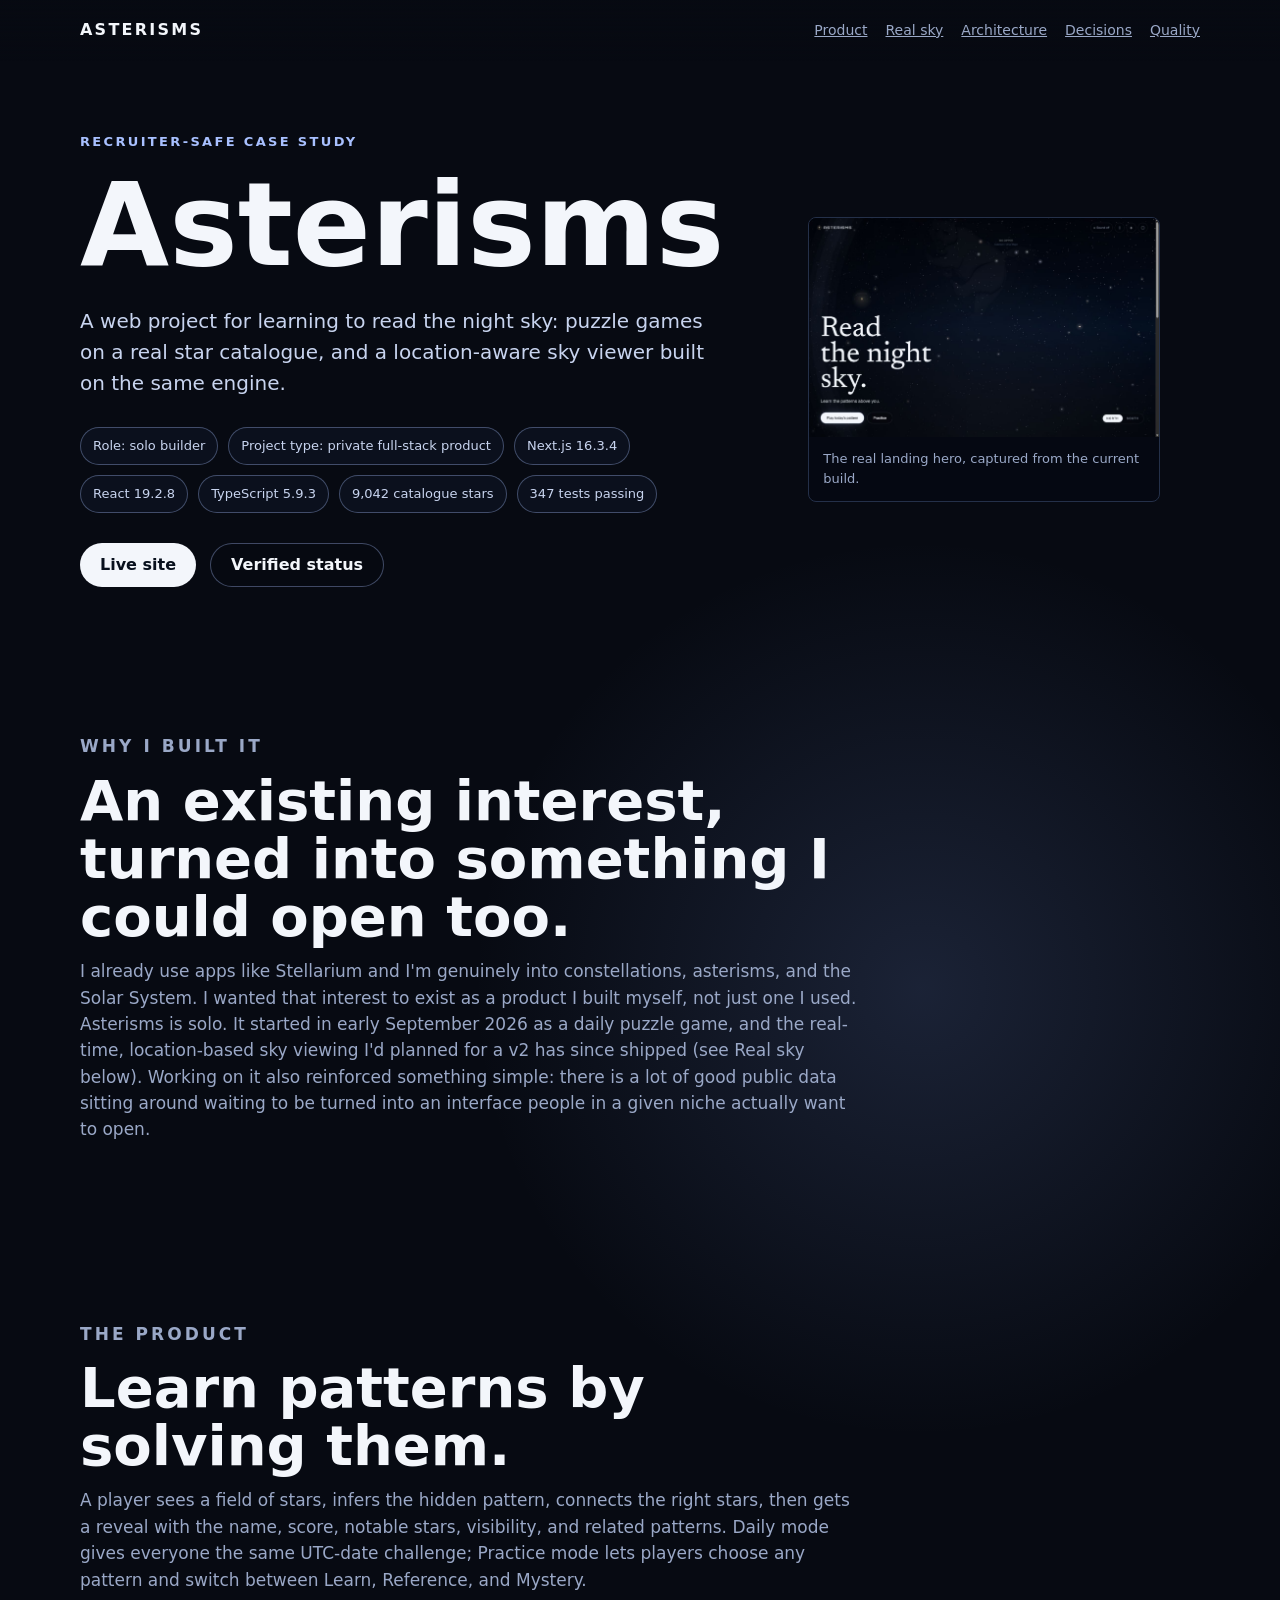
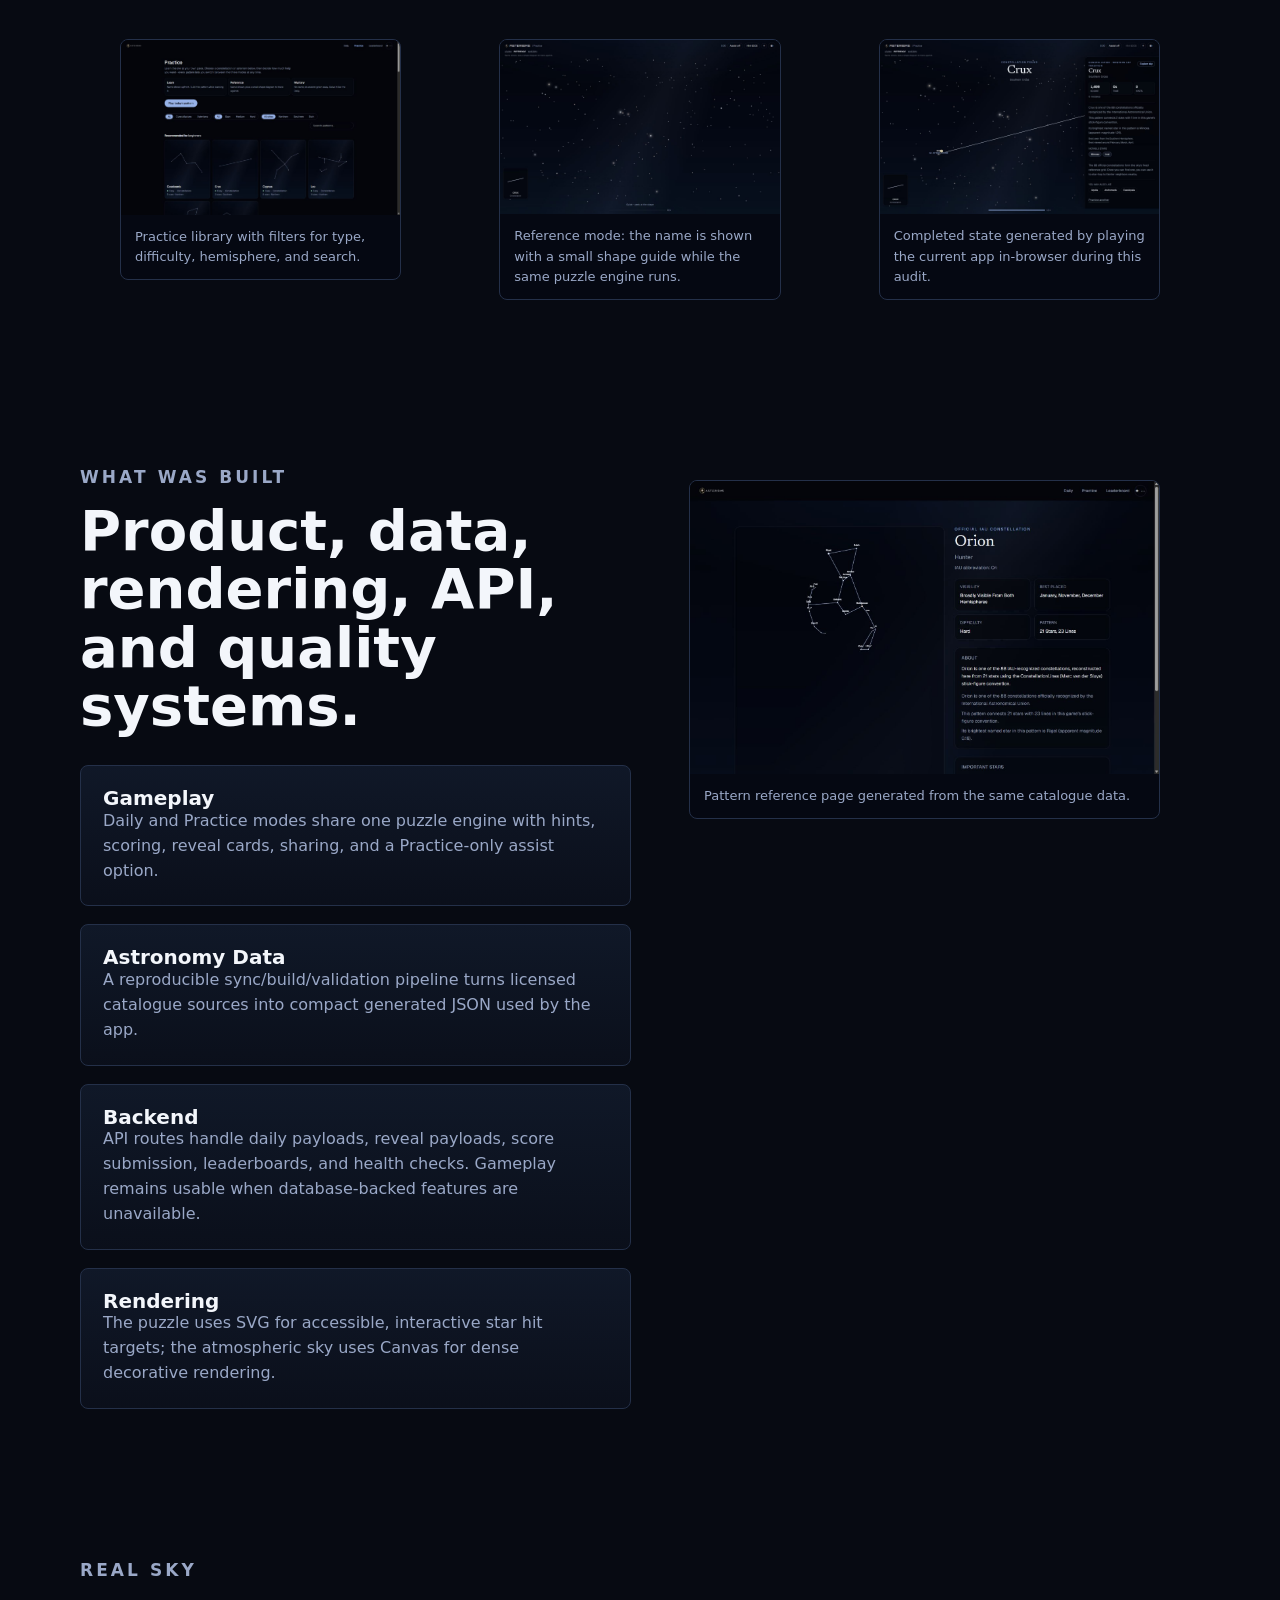
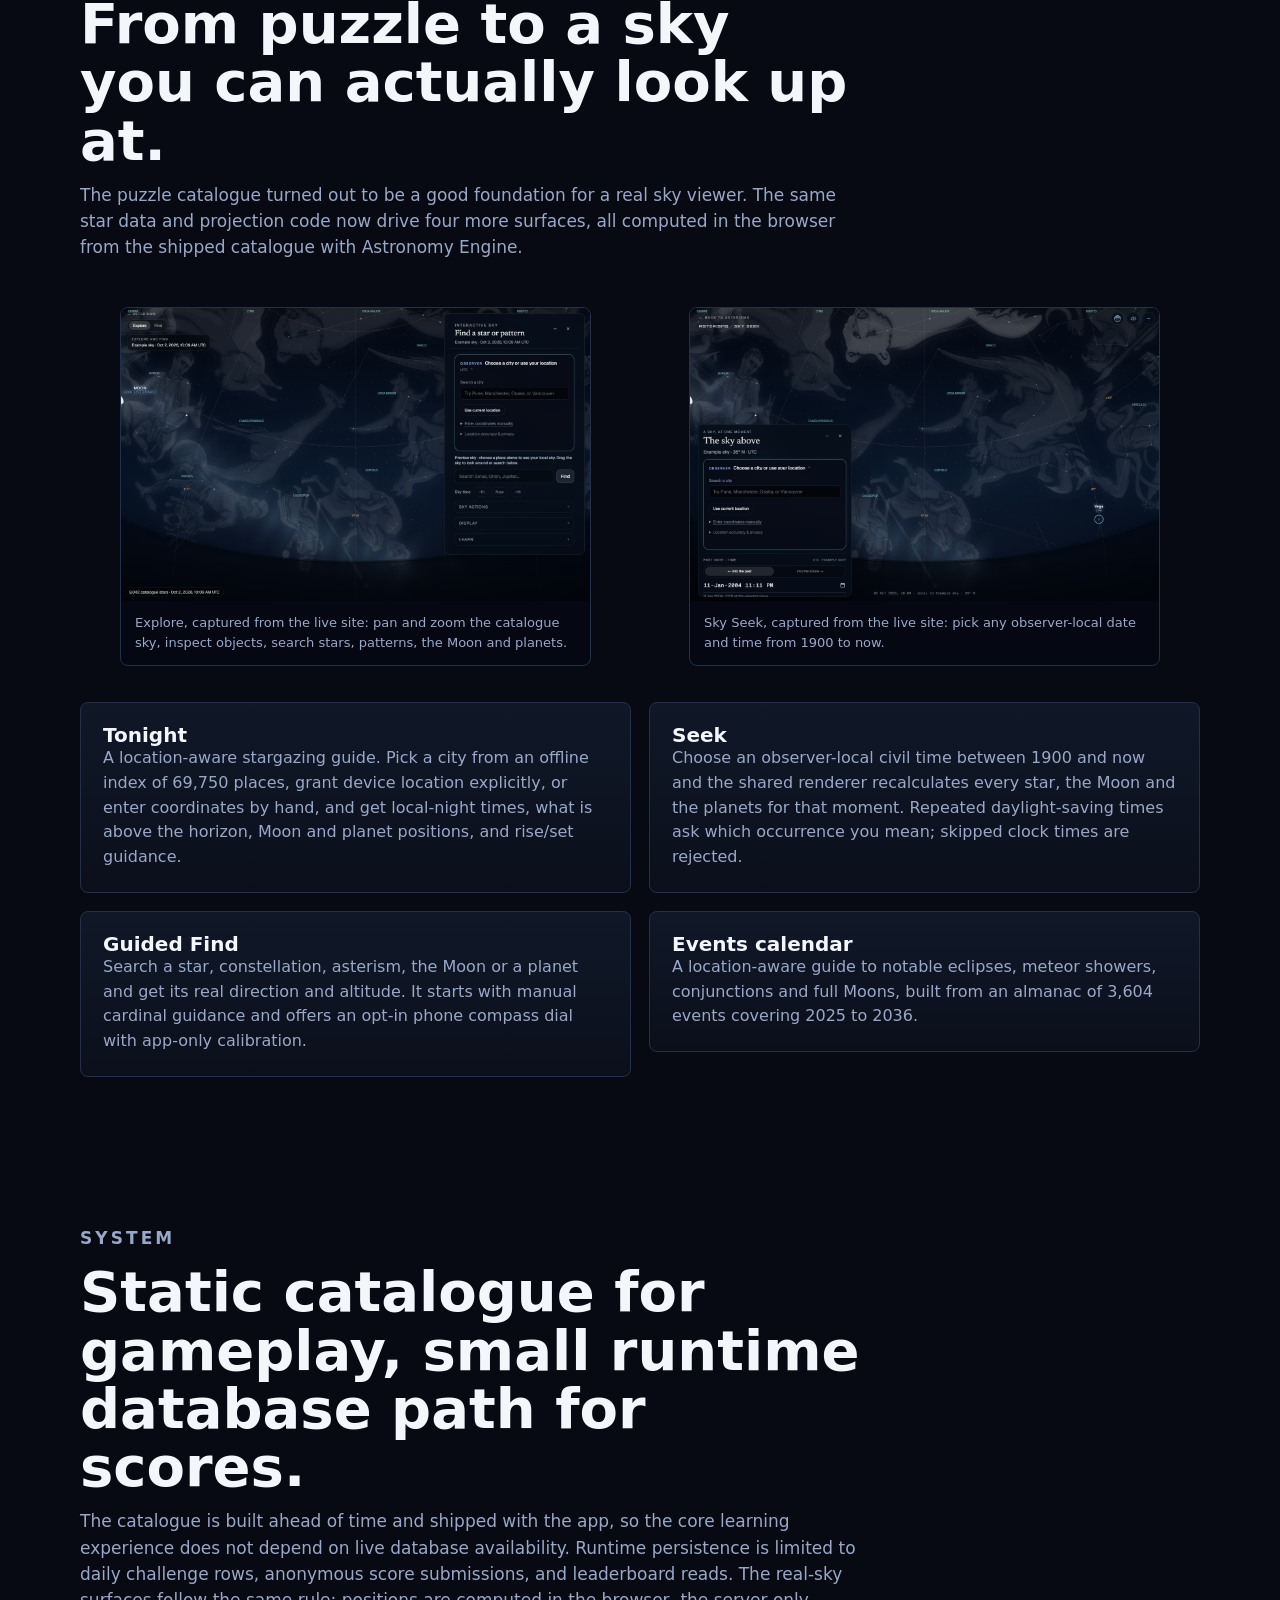
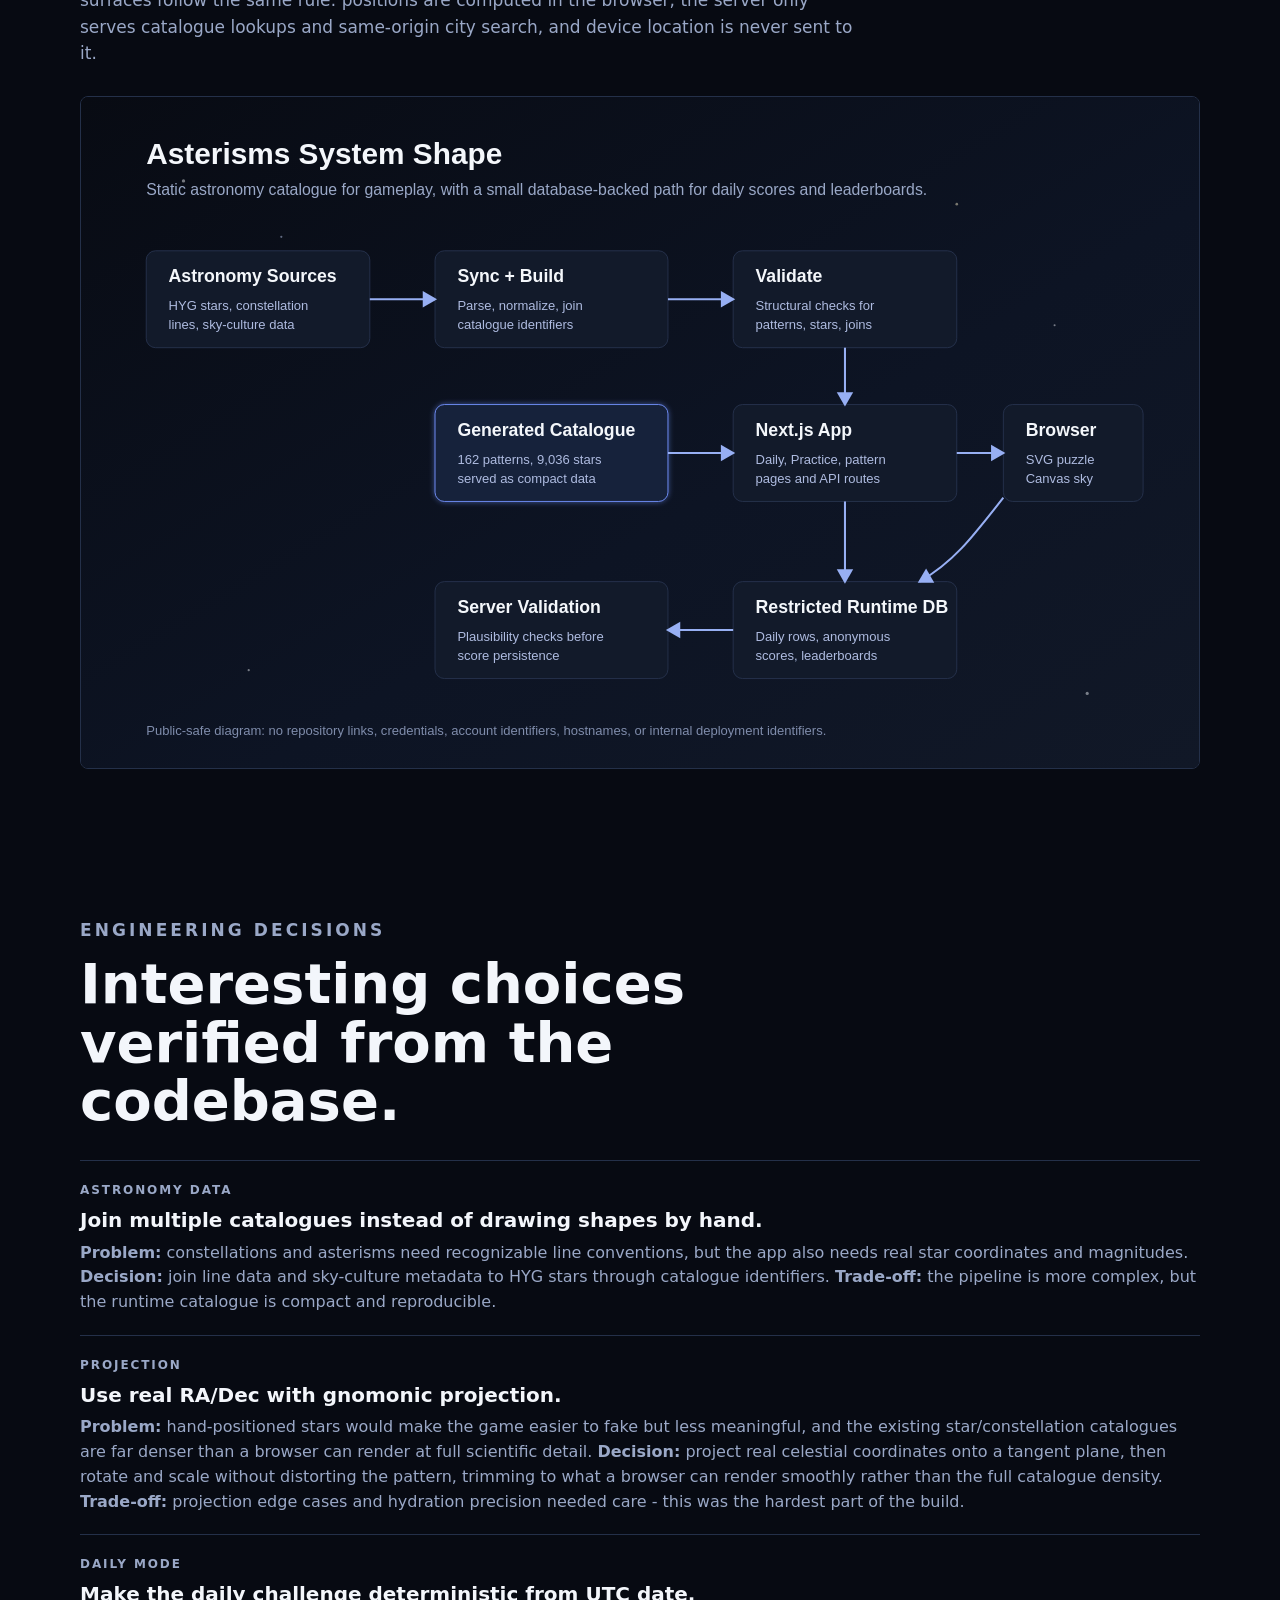
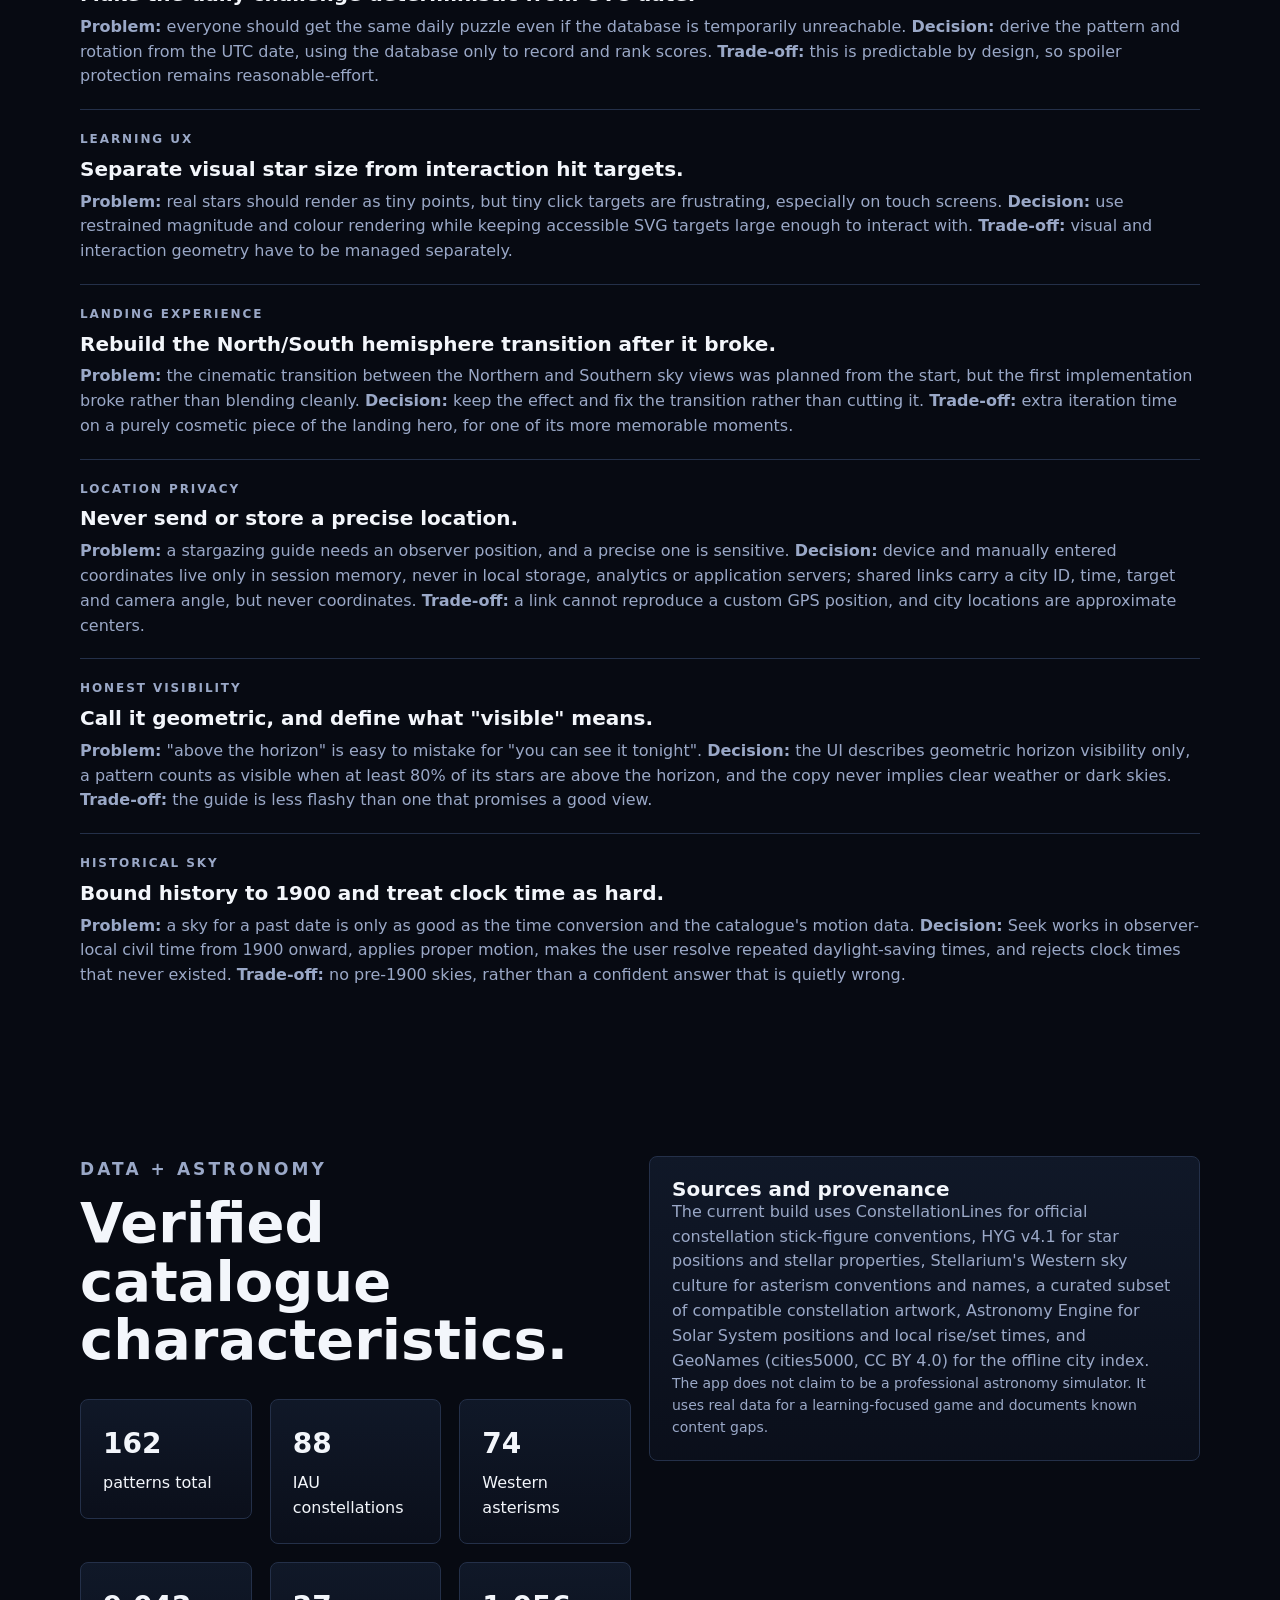
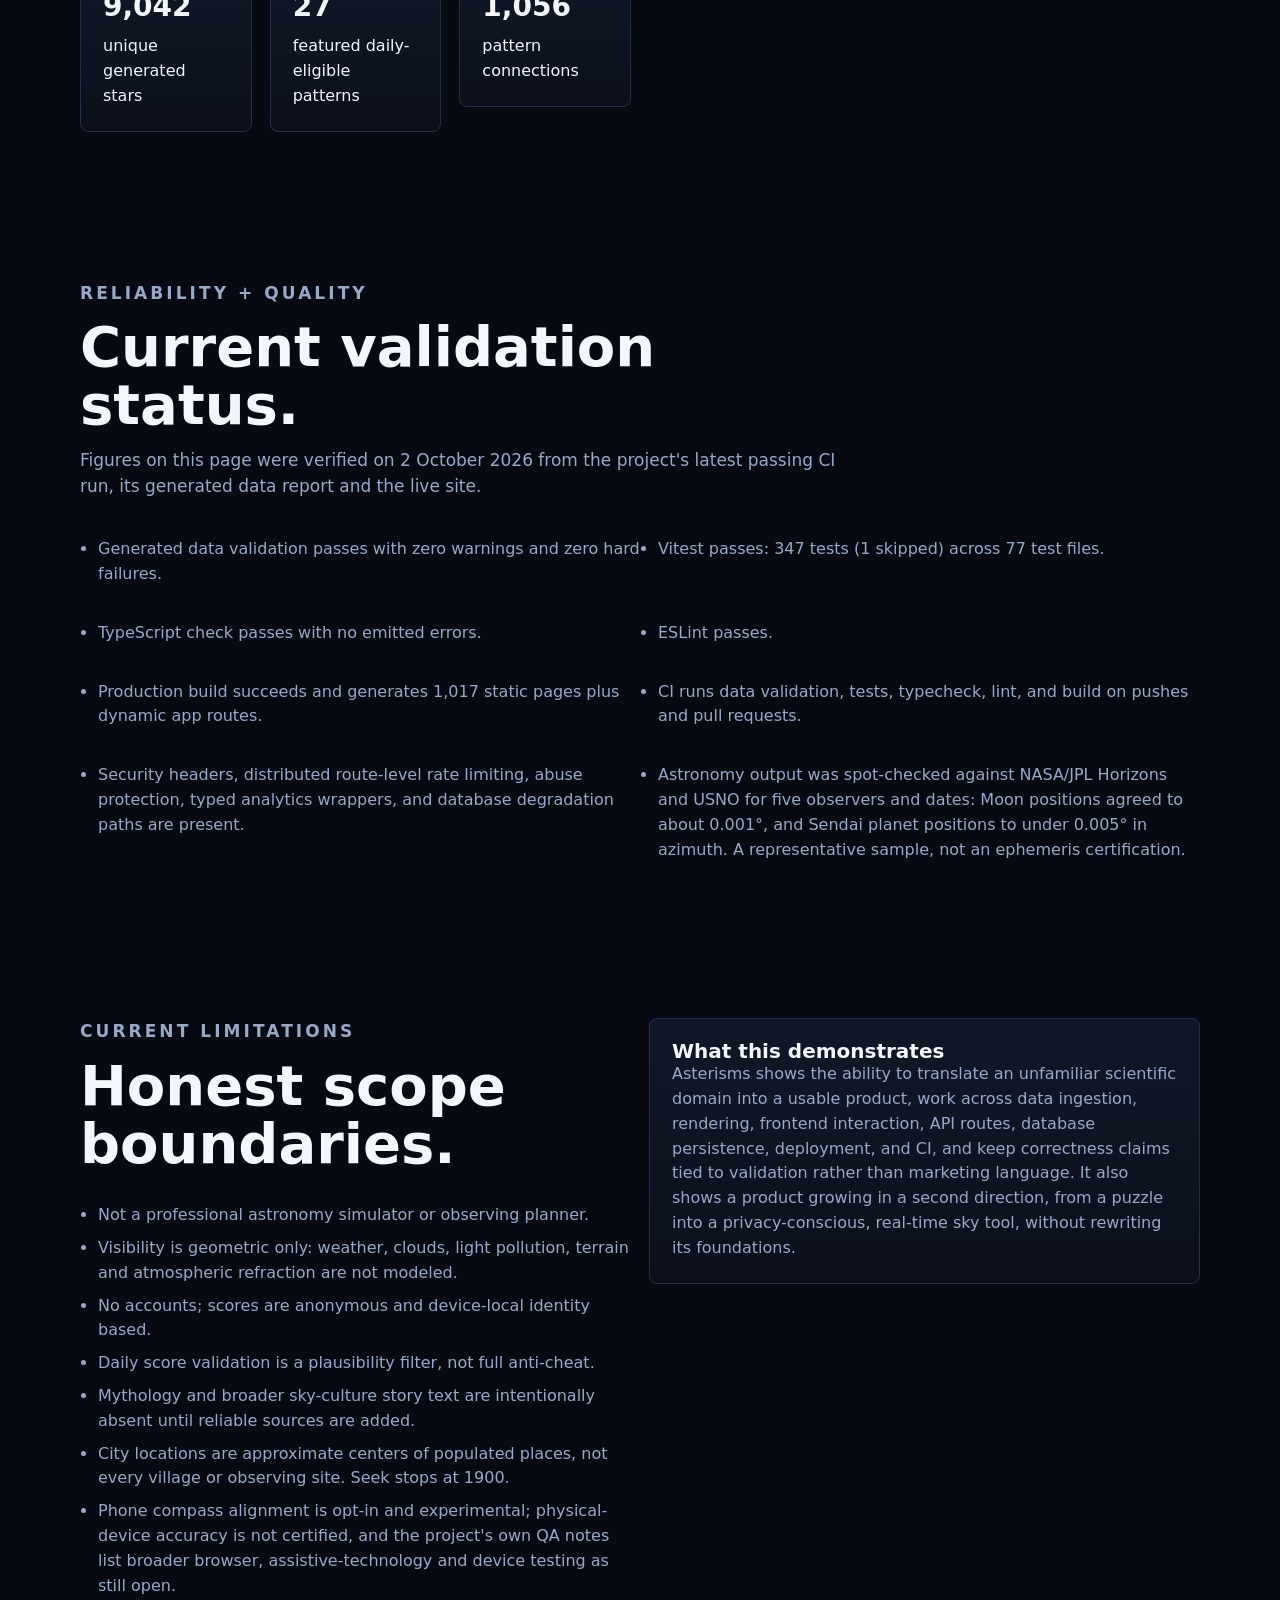
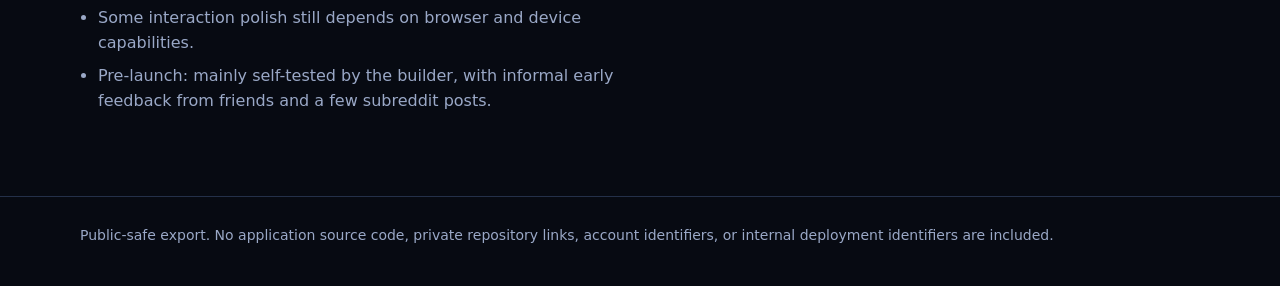
<file: index.html>
<!doctype html>
<html lang="en">
  <head>
    <meta charset="utf-8" />
    <meta name="viewport" content="width=device-width, initial-scale=1" />
    <title>Asterisms Case Study</title>
    <meta name="description" content="A public, recruiter-safe engineering case study for Asterisms." />
    <link rel="stylesheet" href="styles.css" />
  </head>
  <body>
    <header class="nav" aria-label="Case study navigation">
      <div class="wrap nav-inner">
        <div class="brand">Asterisms</div>
        <nav class="nav-links">
          <a href="#product">Product</a>
          <a href="#sky">Real sky</a>
          <a href="#architecture">Architecture</a>
          <a href="#decisions">Decisions</a>
          <a href="#quality">Quality</a>
        </nav>
      </div>
    </header>

    <main>
      <section class="hero">
        <div class="wrap hero-grid">
          <div class="hero-copy">
            <p class="eyebrow">Recruiter-safe case study</p>
            <h1>Asterisms</h1>
            <p class="lead">A web project for learning to read the night sky: puzzle games on a real star catalogue, and a location-aware sky viewer built on the same engine.</p>
            <div class="hero-meta">
              <span class="pill">Role: solo builder</span>
              <span class="pill">Project type: private full-stack product</span>
              <span class="pill">Next.js 16.3.4</span>
              <span class="pill">React 19.2.8</span>
              <span class="pill">TypeScript 5.9.3</span>
              <span class="pill">9,042 catalogue stars</span>
              <span class="pill">347 tests passing</span>
            </div>
            <div class="cta-row">
              <a class="button" href="https://asterisms.space">Live site</a>
              <a class="button secondary" href="#quality">Verified status</a>
            </div>
          </div>
          <figure class="shot hero-shot">
            <img src="assets/screenshots/landing-1440.png" alt="The real Asterisms landing hero, showing a constellation, a live Jupiter marker, and the North/South toggle" />
            <figcaption>The real landing hero, captured from the current build.</figcaption>
          </figure>
        </div>
      </section>

      <section id="why">
        <div class="wrap">
          <div class="section-head">
            <p class="eyebrow">Why I Built It</p>
            <h2>An existing interest, turned into something I could open too.</h2>
            <p>I already use apps like Stellarium and I'm genuinely into constellations, asterisms, and the Solar System. I wanted that interest to exist as a product I built myself, not just one I used. Asterisms is solo. It started in early September 2026 as a daily puzzle game, and the real-time, location-based sky viewing I'd planned for a v2 has since shipped (see Real sky below). Working on it also reinforced something simple: there is a lot of good public data sitting around waiting to be turned into an interface people in a given niche actually want to open.</p>
          </div>
        </div>
      </section>

      <section id="product">
        <div class="wrap">
          <div class="section-head">
            <p class="eyebrow">The Product</p>
            <h2>Learn patterns by solving them.</h2>
            <p>A player sees a field of stars, infers the hidden pattern, connects the right stars, then gets a reveal with the name, score, notable stars, visibility, and related patterns. Daily mode gives everyone the same UTC-date challenge; Practice mode lets players choose any pattern and switch between Learn, Reference, and Mystery.</p>
          </div>

          <div class="grid three">
            <figure class="shot">
              <img src="assets/screenshots/practice-library-1440.png" alt="Practice library with filters and constellation cards" />
              <figcaption>Practice library with filters for type, difficulty, hemisphere, and search.</figcaption>
            </figure>
            <figure class="shot">
              <img src="assets/screenshots/puzzle-reference-crux-1440.png" alt="Reference mode puzzle with real star field" />
              <figcaption>Reference mode: the name is shown with a small shape guide while the same puzzle engine runs.</figcaption>
            </figure>
            <figure class="shot">
              <img src="assets/screenshots/completed-crux-1440.png" alt="Completed puzzle reveal with score and astronomy details" />
              <figcaption>Completed state generated by playing the current app in-browser during this audit.</figcaption>
            </figure>
          </div>
        </div>
      </section>

      <section>
        <div class="wrap grid two">
          <div>
            <div class="section-head">
              <p class="eyebrow">What Was Built</p>
              <h2>Product, data, rendering, API, and quality systems.</h2>
            </div>
            <div class="grid">
              <div class="card"><h3>Gameplay</h3><p>Daily and Practice modes share one puzzle engine with hints, scoring, reveal cards, sharing, and a Practice-only assist option.</p></div>
              <div class="card"><h3>Astronomy Data</h3><p>A reproducible sync/build/validation pipeline turns licensed catalogue sources into compact generated JSON used by the app.</p></div>
              <div class="card"><h3>Backend</h3><p>API routes handle daily payloads, reveal payloads, score submission, leaderboards, and health checks. Gameplay remains usable when database-backed features are unavailable.</p></div>
              <div class="card"><h3>Rendering</h3><p>The puzzle uses SVG for accessible, interactive star hit targets; the atmospheric sky uses Canvas for dense decorative rendering.</p></div>
            </div>
          </div>
          <figure class="shot">
            <img src="assets/screenshots/star-info-orion-1440.png" alt="Orion reference page with a projected star diagram and pattern details" />
            <figcaption>Pattern reference page generated from the same catalogue data.</figcaption>
          </figure>
        </div>
      </section>

      <section id="sky">
        <div class="wrap">
          <div class="section-head">
            <p class="eyebrow">Real sky</p>
            <h2>From puzzle to a sky you can actually look up at.</h2>
            <p>The puzzle catalogue turned out to be a good foundation for a real sky viewer. The same star data and projection code now drive four more surfaces, all computed in the browser from the shipped catalogue with Astronomy Engine.</p>
          </div>

          <div class="grid two">
            <figure class="shot">
              <img src="assets/screenshots/explore-1440.png" alt="Explore: an interactive real-sky viewer with constellation artwork, a lit Moon, and a search panel" />
              <figcaption>Explore, captured from the live site: pan and zoom the catalogue sky, inspect objects, search stars, patterns, the Moon and planets.</figcaption>
            </figure>
            <figure class="shot">
              <img src="assets/screenshots/seek-1440.png" alt="Sky Seek: choosing a past date and time for the sky above a chosen place" />
              <figcaption>Sky Seek, captured from the live site: pick any observer-local date and time from 1900 to now.</figcaption>
            </figure>
          </div>

          <div class="grid two" style="margin-top: 20px">
            <div class="card"><h3>Tonight</h3><p>A location-aware stargazing guide. Pick a city from an offline index of 69,750 places, grant device location explicitly, or enter coordinates by hand, and get local-night times, what is above the horizon, Moon and planet positions, and rise/set guidance.</p></div>
            <div class="card"><h3>Seek</h3><p>Choose an observer-local civil time between 1900 and now and the shared renderer recalculates every star, the Moon and the planets for that moment. Repeated daylight-saving times ask which occurrence you mean; skipped clock times are rejected.</p></div>
            <div class="card"><h3>Guided Find</h3><p>Search a star, constellation, asterism, the Moon or a planet and get its real direction and altitude. It starts with manual cardinal guidance and offers an opt-in phone compass dial with app-only calibration.</p></div>
            <div class="card"><h3>Events calendar</h3><p>A location-aware guide to notable eclipses, meteor showers, conjunctions and full Moons, built from an almanac of 3,604 events covering 2025 to 2036.</p></div>
          </div>
        </div>
      </section>

      <section id="architecture">
        <div class="wrap">
          <div class="section-head">
            <p class="eyebrow">System</p>
            <h2>Static catalogue for gameplay, small runtime database path for scores.</h2>
            <p>The catalogue is built ahead of time and shipped with the app, so the core learning experience does not depend on live database availability. Runtime persistence is limited to daily challenge rows, anonymous score submissions, and leaderboard reads. The real-sky surfaces follow the same rule: positions are computed in the browser, the server only serves catalogue lookups and same-origin city search, and device location is never sent to it.</p>
          </div>
          <img class="diagram" src="assets/diagrams/architecture.svg" alt="Asterisms architecture diagram" />
        </div>
      </section>

      <section id="decisions">
        <div class="wrap">
          <div class="section-head">
            <p class="eyebrow">Engineering Decisions</p>
            <h2>Interesting choices verified from the codebase.</h2>
          </div>

          <div class="decision">
            <p class="kicker">Astronomy data</p>
            <h3>Join multiple catalogues instead of drawing shapes by hand.</h3>
            <p><strong>Problem:</strong> constellations and asterisms need recognizable line conventions, but the app also needs real star coordinates and magnitudes. <strong>Decision:</strong> join line data and sky-culture metadata to HYG stars through catalogue identifiers. <strong>Trade-off:</strong> the pipeline is more complex, but the runtime catalogue is compact and reproducible.</p>
          </div>

          <div class="decision">
            <p class="kicker">Projection</p>
            <h3>Use real RA/Dec with gnomonic projection.</h3>
            <p><strong>Problem:</strong> hand-positioned stars would make the game easier to fake but less meaningful, and the existing star/constellation catalogues are far denser than a browser can render at full scientific detail. <strong>Decision:</strong> project real celestial coordinates onto a tangent plane, then rotate and scale without distorting the pattern, trimming to what a browser can render smoothly rather than the full catalogue density. <strong>Trade-off:</strong> projection edge cases and hydration precision needed care - this was the hardest part of the build.</p>
          </div>

          <div class="decision">
            <p class="kicker">Daily mode</p>
            <h3>Make the daily challenge deterministic from UTC date.</h3>
            <p><strong>Problem:</strong> everyone should get the same daily puzzle even if the database is temporarily unreachable. <strong>Decision:</strong> derive the pattern and rotation from the UTC date, using the database only to record and rank scores. <strong>Trade-off:</strong> this is predictable by design, so spoiler protection remains reasonable-effort.</p>
          </div>

          <div class="decision">
            <p class="kicker">Learning UX</p>
            <h3>Separate visual star size from interaction hit targets.</h3>
            <p><strong>Problem:</strong> real stars should render as tiny points, but tiny click targets are frustrating, especially on touch screens. <strong>Decision:</strong> use restrained magnitude and colour rendering while keeping accessible SVG targets large enough to interact with. <strong>Trade-off:</strong> visual and interaction geometry have to be managed separately.</p>
          </div>

          <div class="decision">
            <p class="kicker">Landing experience</p>
            <h3>Rebuild the North/South hemisphere transition after it broke.</h3>
            <p><strong>Problem:</strong> the cinematic transition between the Northern and Southern sky views was planned from the start, but the first implementation broke rather than blending cleanly. <strong>Decision:</strong> keep the effect and fix the transition rather than cutting it. <strong>Trade-off:</strong> extra iteration time on a purely cosmetic piece of the landing hero, for one of its more memorable moments.</p>
          </div>

          <div class="decision">
            <p class="kicker">Location privacy</p>
            <h3>Never send or store a precise location.</h3>
            <p><strong>Problem:</strong> a stargazing guide needs an observer position, and a precise one is sensitive. <strong>Decision:</strong> device and manually entered coordinates live only in session memory, never in local storage, analytics or application servers; shared links carry a city ID, time, target and camera angle, but never coordinates. <strong>Trade-off:</strong> a link cannot reproduce a custom GPS position, and city locations are approximate centers.</p>
          </div>

          <div class="decision">
            <p class="kicker">Honest visibility</p>
            <h3>Call it geometric, and define what "visible" means.</h3>
            <p><strong>Problem:</strong> "above the horizon" is easy to mistake for "you can see it tonight". <strong>Decision:</strong> the UI describes geometric horizon visibility only, a pattern counts as visible when at least 80% of its stars are above the horizon, and the copy never implies clear weather or dark skies. <strong>Trade-off:</strong> the guide is less flashy than one that promises a good view.</p>
          </div>

          <div class="decision">
            <p class="kicker">Historical sky</p>
            <h3>Bound history to 1900 and treat clock time as hard.</h3>
            <p><strong>Problem:</strong> a sky for a past date is only as good as the time conversion and the catalogue's motion data. <strong>Decision:</strong> Seek works in observer-local civil time from 1900 onward, applies proper motion, makes the user resolve repeated daylight-saving times, and rejects clock times that never existed. <strong>Trade-off:</strong> no pre-1900 skies, rather than a confident answer that is quietly wrong.</p>
          </div>
        </div>
      </section>

      <section>
        <div class="wrap grid two">
          <div>
            <div class="section-head">
              <p class="eyebrow">Data + Astronomy</p>
              <h2>Verified catalogue characteristics.</h2>
            </div>
            <div class="grid three">
              <div class="card stat"><strong>162</strong><span>patterns total</span></div>
              <div class="card stat"><strong>88</strong><span>IAU constellations</span></div>
              <div class="card stat"><strong>74</strong><span>Western asterisms</span></div>
              <div class="card stat"><strong>9,042</strong><span>unique generated stars</span></div>
              <div class="card stat"><strong>27</strong><span>featured daily-eligible patterns</span></div>
              <div class="card stat"><strong>1,056</strong><span>pattern connections</span></div>
            </div>
          </div>
          <div class="card">
            <h3>Sources and provenance</h3>
            <p>The current build uses ConstellationLines for official constellation stick-figure conventions, HYG v4.1 for star positions and stellar properties, Stellarium's Western sky culture for asterism conventions and names, a curated subset of compatible constellation artwork, Astronomy Engine for Solar System positions and local rise/set times, and GeoNames (cities5000, CC BY 4.0) for the offline city index.</p>
            <p class="note">The app does not claim to be a professional astronomy simulator. It uses real data for a learning-focused game and documents known content gaps.</p>
          </div>
        </div>
      </section>

      <section id="quality">
        <div class="wrap">
          <div class="section-head">
            <p class="eyebrow">Reliability + Quality</p>
            <h2>Current validation status.</h2>
            <p class="note" id="live-note">Figures on this page were verified on 2 October 2026 from the project's latest passing CI run, its generated data report and the live site.</p>
          </div>
          <ul class="quality grid two">
            <li>Generated data validation passes with zero warnings and zero hard failures.</li>
            <li>Vitest passes: 347 tests (1 skipped) across 77 test files.</li>
            <li>TypeScript check passes with no emitted errors.</li>
            <li>ESLint passes.</li>
            <li>Production build succeeds and generates 1,017 static pages plus dynamic app routes.</li>
            <li>CI runs data validation, tests, typecheck, lint, and build on pushes and pull requests.</li>
            <li>Security headers, distributed route-level rate limiting, abuse protection, typed analytics wrappers, and database degradation paths are present.</li>
              <li>Astronomy output was spot-checked against NASA/JPL Horizons and USNO for five observers and dates: Moon positions agreed to about 0.001°, and Sendai planet positions to under 0.005° in azimuth. A representative sample, not an ephemeris certification.</li>
          </ul>
        </div>
      </section>

      <section>
        <div class="wrap grid two">
          <div>
            <div class="section-head">
              <p class="eyebrow">Current Limitations</p>
              <h2>Honest scope boundaries.</h2>
            </div>
            <ul class="limits">
              <li>Not a professional astronomy simulator or observing planner.</li>
              <li>Visibility is geometric only: weather, clouds, light pollution, terrain and atmospheric refraction are not modeled.</li>
              <li>No accounts; scores are anonymous and device-local identity based.</li>
              <li>Daily score validation is a plausibility filter, not full anti-cheat.</li>
              <li>Mythology and broader sky-culture story text are intentionally absent until reliable sources are added.</li>
              <li>City locations are approximate centers of populated places, not every village or observing site. Seek stops at 1900.</li>
              <li>Phone compass alignment is opt-in and experimental; physical-device accuracy is not certified, and the project's own QA notes list broader browser, assistive-technology and device testing as still open.</li>
              <li>Some interaction polish still depends on browser and device capabilities.</li>
              <li>Pre-launch: mainly self-tested by the builder, with informal early feedback from friends and a few subreddit posts.</li>
            </ul>
          </div>
          <div class="card">
            <h3>What this demonstrates</h3>
            <p>Asterisms shows the ability to translate an unfamiliar scientific domain into a usable product, work across data ingestion, rendering, frontend interaction, API routes, database persistence, deployment, and CI, and keep correctness claims tied to validation rather than marketing language. It also shows a product growing in a second direction, from a puzzle into a privacy-conscious, real-time sky tool, without rewriting its foundations.</p>
          </div>
        </div>
      </section>
    </main>

    <footer class="footer">
      <div class="wrap">Public-safe export. No application source code, private repository links, account identifiers, or internal deployment identifiers are included.</div>
    </footer>
  </body>
</html>
</file>
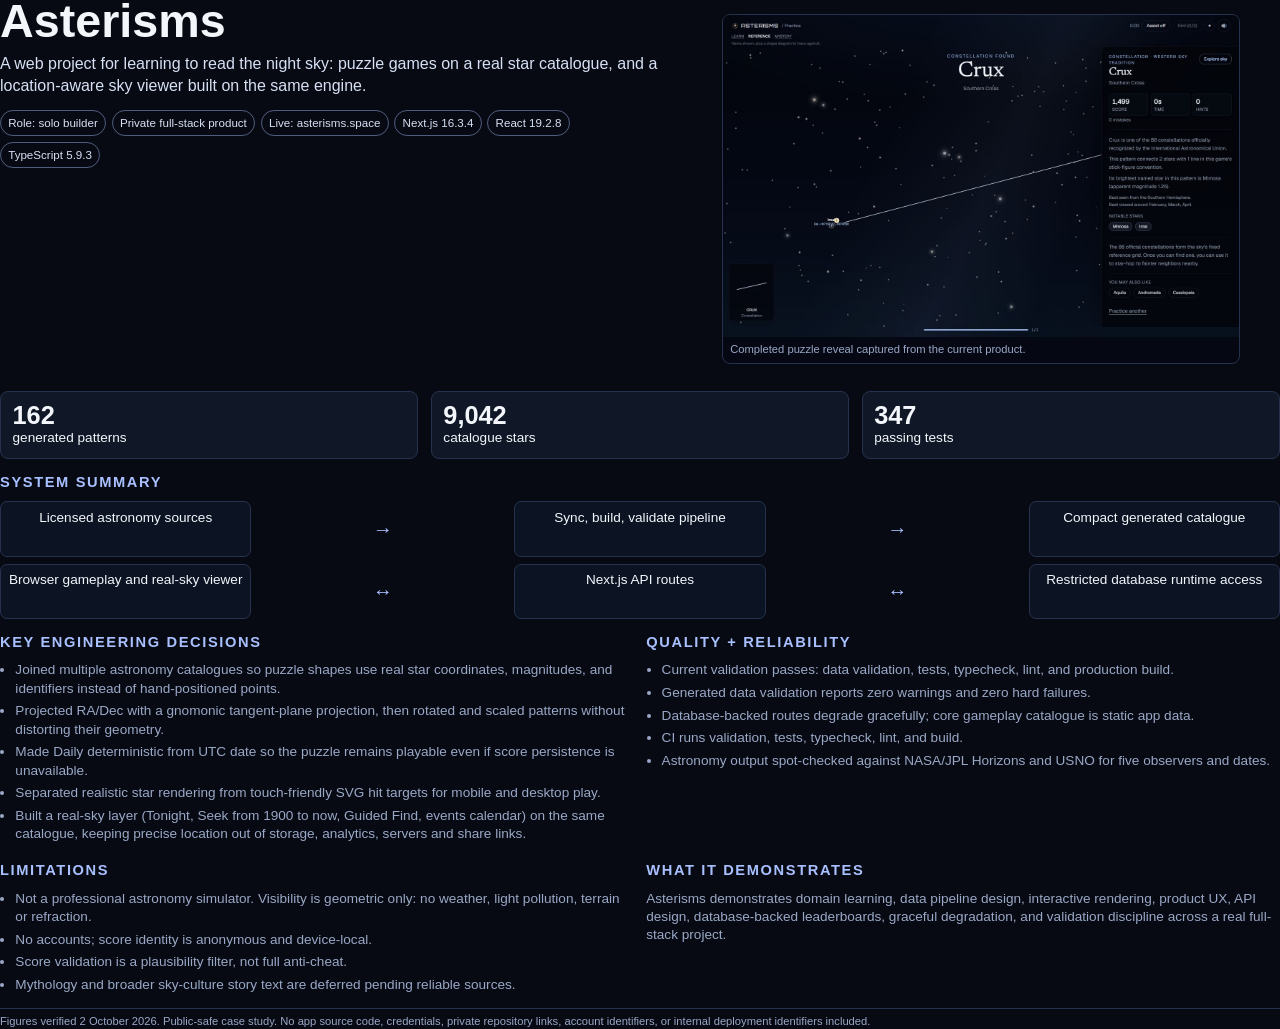
<file: pdf/case-study.html>
<!doctype html>
<html lang="en">
  <head>
    <meta charset="utf-8" />
    <title>Asterisms Recruiter Case Study</title>
    <link rel="stylesheet" href="case-study.css" />
  </head>
  <body>
    <main class="page">
      <section class="hero">
        <div>
          <h1>Asterisms</h1>
          <p class="lead">A web project for learning to read the night sky: puzzle games on a real star catalogue, and a location-aware sky viewer built on the same engine.</p>
          <div class="meta">
            <span class="pill">Role: solo builder</span>
            <span class="pill">Private full-stack product</span>
            <span class="pill">Live: asterisms.space</span>
            <span class="pill">Next.js 16.3.4</span>
            <span class="pill">React 19.2.8</span>
            <span class="pill">TypeScript 5.9.3</span>
          </div>
        </div>
        <figure class="shot">
          <img src="../assets/screenshots/completed-crux-1440.png" alt="Completed Asterisms puzzle reveal" />
          <figcaption class="caption">Completed puzzle reveal captured from the current product.</figcaption>
        </figure>
      </section>

      <section class="section grid three">
        <div class="card stat"><strong>162</strong><span>generated patterns</span></div>
        <div class="card stat"><strong>9,042</strong><span>catalogue stars</span></div>
        <div class="card stat"><strong>347</strong><span>passing tests</span></div>
      </section>

      <section class="section">
        <h2>System Summary</h2>
        <div class="arch">
          <div class="node">Licensed astronomy sources</div>
          <div class="arrow">→</div>
          <div class="node">Sync, build, validate pipeline</div>
          <div class="arrow">→</div>
          <div class="node">Compact generated catalogue</div>
        </div>
        <div class="arch" style="margin-top: 0.07in">
          <div class="node">Browser gameplay and real-sky viewer</div>
          <div class="arrow">↔</div>
          <div class="node">Next.js API routes</div>
          <div class="arrow">↔</div>
          <div class="node">Restricted database runtime access</div>
        </div>
      </section>

      <section class="section grid two">
        <div>
          <h2>Key Engineering Decisions</h2>
          <ul>
            <li>Joined multiple astronomy catalogues so puzzle shapes use real star coordinates, magnitudes, and identifiers instead of hand-positioned points.</li>
            <li>Projected RA/Dec with a gnomonic tangent-plane projection, then rotated and scaled patterns without distorting their geometry.</li>
            <li>Made Daily deterministic from UTC date so the puzzle remains playable even if score persistence is unavailable.</li>
            <li>Separated realistic star rendering from touch-friendly SVG hit targets for mobile and desktop play.</li>
            <li>Built a real-sky layer (Tonight, Seek from 1900 to now, Guided Find, events calendar) on the same catalogue, keeping precise location out of storage, analytics, servers and share links.</li>
          </ul>
        </div>
        <div>
          <h2>Quality + Reliability</h2>
          <ul>
            <li>Current validation passes: data validation, tests, typecheck, lint, and production build.</li>
            <li>Generated data validation reports zero warnings and zero hard failures.</li>
            <li>Database-backed routes degrade gracefully; core gameplay catalogue is static app data.</li>
            <li>CI runs validation, tests, typecheck, lint, and build.</li>
            <li>Astronomy output spot-checked against NASA/JPL Horizons and USNO for five observers and dates.</li>
          </ul>
        </div>
      </section>

      <section class="section grid two">
        <div>
          <h2>Limitations</h2>
          <ul>
            <li>Not a professional astronomy simulator. Visibility is geometric only: no weather, light pollution, terrain or refraction.</li>
            <li>No accounts; score identity is anonymous and device-local.</li>
            <li>Score validation is a plausibility filter, not full anti-cheat.</li>
            <li>Mythology and broader sky-culture story text are deferred pending reliable sources.</li>
          </ul>
        </div>
        <div>
          <h2>What It Demonstrates</h2>
          <p class="small">Asterisms demonstrates domain learning, data pipeline design, interactive rendering, product UX, API design, database-backed leaderboards, graceful degradation, and validation discipline across a real full-stack project.</p>
        </div>
      </section>

      <p class="footer">Figures verified 2 October 2026. Public-safe case study. No app source code, credentials, private repository links, account identifiers, or internal deployment identifiers included.</p>
    </main>
  </body>
</html>
</file>
<file: styles.css>
:root {
  color-scheme: dark;
  --bg: #070a12;
  --surface: #0e1422;
  --surface-2: #111a2b;
  --line: #243049;
  --text: #f3f6fb;
  --muted: #9aa8c7;
  --soft: #c8d4ef;
  --blue: #a8c0ff;
  --warm: #fff0bc;
  --ok: #9ee6c8;
}

* {
  box-sizing: border-box;
}

html {
  scroll-behavior: smooth;
}

body {
  margin: 0;
  background: radial-gradient(circle at 72% 10%, rgba(116, 145, 217, 0.18), transparent 28rem), var(--bg);
  color: var(--text);
  font-family: Inter, ui-sans-serif, system-ui, -apple-system, BlinkMacSystemFont, "Segoe UI", sans-serif;
  line-height: 1.55;
}

img {
  display: block;
  max-width: 100%;
}

a {
  color: inherit;
}

.wrap {
  width: min(1120px, calc(100% - 40px));
  margin: 0 auto;
}

.hero {
  padding: 132px 0 72px;
}

.hero-grid {
  display: grid;
  grid-template-columns: 1.15fr 1fr;
  gap: 44px;
  align-items: center;
}

.hero-shot {
  align-self: center;
}

.nav {
  position: fixed;
  inset: 0 0 auto;
  z-index: 5;
  padding: 18px 0;
  background: linear-gradient(180deg, rgba(7, 10, 18, 0.88), rgba(7, 10, 18, 0));
}

.nav-inner {
  display: flex;
  align-items: center;
  justify-content: space-between;
  gap: 24px;
}

.brand {
  display: flex;
  align-items: center;
  gap: 12px;
  font-weight: 800;
  letter-spacing: 0.14em;
  text-transform: uppercase;
}

.nav-links {
  display: flex;
  gap: 18px;
  color: var(--muted);
  font-size: 14px;
}

.hero-copy {
  max-width: 760px;
}

.eyebrow {
  color: var(--blue);
  font-size: 13px;
  font-weight: 700;
  letter-spacing: 0.18em;
  text-transform: uppercase;
}

h1,
h2,
h3 {
  margin: 0;
  line-height: 1.04;
}

h1 {
  margin-top: 14px;
  font-size: clamp(56px, 9vw, 120px);
  letter-spacing: 0;
}

h2 {
  font-size: clamp(32px, 5vw, 56px);
}

h3 {
  font-size: 20px;
}

p {
  margin: 0;
}

.lead {
  margin-top: 20px;
  max-width: 690px;
  color: var(--soft);
  font-size: 20px;
}

.hero-meta {
  display: flex;
  flex-wrap: wrap;
  gap: 10px;
  margin-top: 28px;
}

.pill {
  border: 1px solid rgba(168, 192, 255, 0.34);
  border-radius: 999px;
  padding: 8px 12px;
  background: rgba(14, 20, 34, 0.72);
  color: var(--soft);
  font-size: 13px;
}

.cta-row {
  display: flex;
  flex-wrap: wrap;
  gap: 14px;
  margin-top: 30px;
}

.button {
  min-height: 44px;
  display: inline-flex;
  align-items: center;
  justify-content: center;
  border-radius: 999px;
  padding: 0 20px;
  background: var(--text);
  color: #08101d;
  font-weight: 750;
  text-decoration: none;
}

.button.secondary {
  border: 1px solid rgba(168, 192, 255, 0.35);
  background: rgba(7, 10, 18, 0.55);
  color: var(--text);
}

section {
  padding: 74px 0;
}

.section-head {
  display: grid;
  gap: 12px;
  max-width: 780px;
  margin-bottom: 30px;
}

.section-head p {
  color: var(--muted);
  font-size: 17px;
}

.grid {
  display: grid;
  gap: 18px;
}

.two {
  grid-template-columns: repeat(2, minmax(0, 1fr));
  align-items: start;
}

.three {
  grid-template-columns: repeat(3, minmax(0, 1fr));
  align-items: start;
}

.card {
  border: 1px solid var(--line);
  border-radius: 8px;
  background: linear-gradient(180deg, rgba(17, 26, 43, 0.88), rgba(11, 16, 28, 0.88));
  padding: 22px;
}

.card p,
.decision p,
.limits li,
.quality li {
  color: var(--muted);
}

.stat {
  display: grid;
  gap: 6px;
}

.stat strong {
  color: var(--text);
  font-size: 28px;
}

.shot {
  overflow: hidden;
  border: 1px solid var(--line);
  border-radius: 8px;
  background: #050812;
}

.shot figcaption {
  padding: 12px 14px;
  color: var(--muted);
  font-size: 13px;
}

.diagram {
  border: 1px solid var(--line);
  border-radius: 8px;
  background: #070a12;
}

.decision {
  display: grid;
  gap: 10px;
  border-top: 1px solid var(--line);
  padding: 20px 0;
}

.decision:first-child {
  border-top: 0;
}

.kicker {
  color: var(--blue);
  font-size: 12px;
  font-weight: 800;
  letter-spacing: 0.16em;
  text-transform: uppercase;
}

.stack {
  display: grid;
  grid-template-columns: 180px 1fr;
  gap: 12px 24px;
  border-top: 1px solid var(--line);
  padding-top: 18px;
}

.stack dt {
  color: var(--blue);
  font-weight: 800;
}

.stack dd {
  margin: 0;
  color: var(--soft);
}

.quality,
.limits {
  margin: 0;
  padding-left: 18px;
}

.quality li,
.limits li {
  margin: 8px 0;
}

.note {
  color: var(--muted);
  font-size: 14px;
}

.footer {
  border-top: 1px solid var(--line);
  padding: 28px 0 40px;
  color: var(--muted);
  font-size: 14px;
}

@media (max-width: 760px) {
  .wrap {
    width: min(100% - 28px, 1120px);
  }

  .nav-links {
    display: none;
  }

  .hero {
    padding: 108px 0 40px;
  }

  .hero-grid {
    grid-template-columns: 1fr;
    gap: 28px;
  }

  .lead {
    font-size: 17px;
  }

  section {
    padding: 52px 0;
  }

  .two,
  .three {
    grid-template-columns: 1fr;
  }

  .stack {
    grid-template-columns: 1fr;
  }
}
</file>
<file: pdf/case-study.css>
@page {
  size: Letter;
  margin: 0.42in;
}

:root {
  --bg: #070a12;
  --surface: #101827;
  --line: #26324d;
  --text: #f3f6fb;
  --muted: #9aa8c7;
  --blue: #a8c0ff;
  --warm: #fff0bc;
}

* {
  box-sizing: border-box;
}

body {
  margin: 0;
  background: var(--bg);
  color: var(--text);
  font-family: Inter, Arial, sans-serif;
  font-size: 10.2pt;
  line-height: 1.35;
}

.page {
  min-height: 10.15in;
  padding: 0;
}

.hero {
  display: grid;
  grid-template-columns: 1.05fr 0.95fr;
  gap: 0.22in;
  align-items: stretch;
}

h1,
h2,
h3,
p {
  margin: 0;
}

h1 {
  font-size: 35pt;
  line-height: 0.94;
  letter-spacing: 0;
}

h2 {
  margin-bottom: 0.09in;
  color: var(--blue);
  font-size: 11pt;
  letter-spacing: 0.11em;
  text-transform: uppercase;
}

h3 {
  font-size: 11.3pt;
}

.lead {
  margin-top: 0.1in;
  color: #d7e0f5;
  font-size: 12pt;
}

.meta {
  display: flex;
  flex-wrap: wrap;
  gap: 0.06in;
  margin-top: 0.14in;
}

.pill {
  border: 1px solid rgba(168, 192, 255, 0.45);
  border-radius: 99px;
  padding: 0.045in 0.075in;
  color: #d7e0f5;
  font-size: 8.7pt;
}

.shot {
  overflow: hidden;
  border: 1px solid var(--line);
  border-radius: 8px;
  background: #050812;
}

.shot img {
  display: block;
  width: 100%;
}

.caption {
  padding: 0.055in 0.075in;
  color: var(--muted);
  font-size: 8.4pt;
}

.grid {
  display: grid;
  gap: 0.13in;
}

.two {
  grid-template-columns: 1fr 1fr;
}

.three {
  grid-template-columns: repeat(3, 1fr);
}

.section {
  margin-top: 0.14in;
}

.card {
  border: 1px solid var(--line);
  border-radius: 8px;
  background: var(--surface);
  padding: 0.12in;
}

.card p,
li,
.small {
  color: var(--muted);
}

.stat strong {
  display: block;
  color: var(--text);
  font-size: 19pt;
  line-height: 1;
}

.arch {
  display: grid;
  grid-template-columns: repeat(5, 1fr);
  gap: 0.06in;
  align-items: center;
}

.node {
  min-height: 0.58in;
  border: 1px solid var(--line);
  border-radius: 7px;
  padding: 0.07in;
  background: #0c1424;
  text-align: center;
}

.arrow {
  color: var(--blue);
  text-align: center;
  font-size: 15pt;
}

ul {
  margin: 0;
  padding-left: 0.16in;
}

li {
  margin: 0.045in 0;
}

.footer {
  margin-top: 0.1in;
  border-top: 1px solid var(--line);
  padding-top: 0.05in;
  color: var(--muted);
  font-size: 8.4pt;
}
</file>
